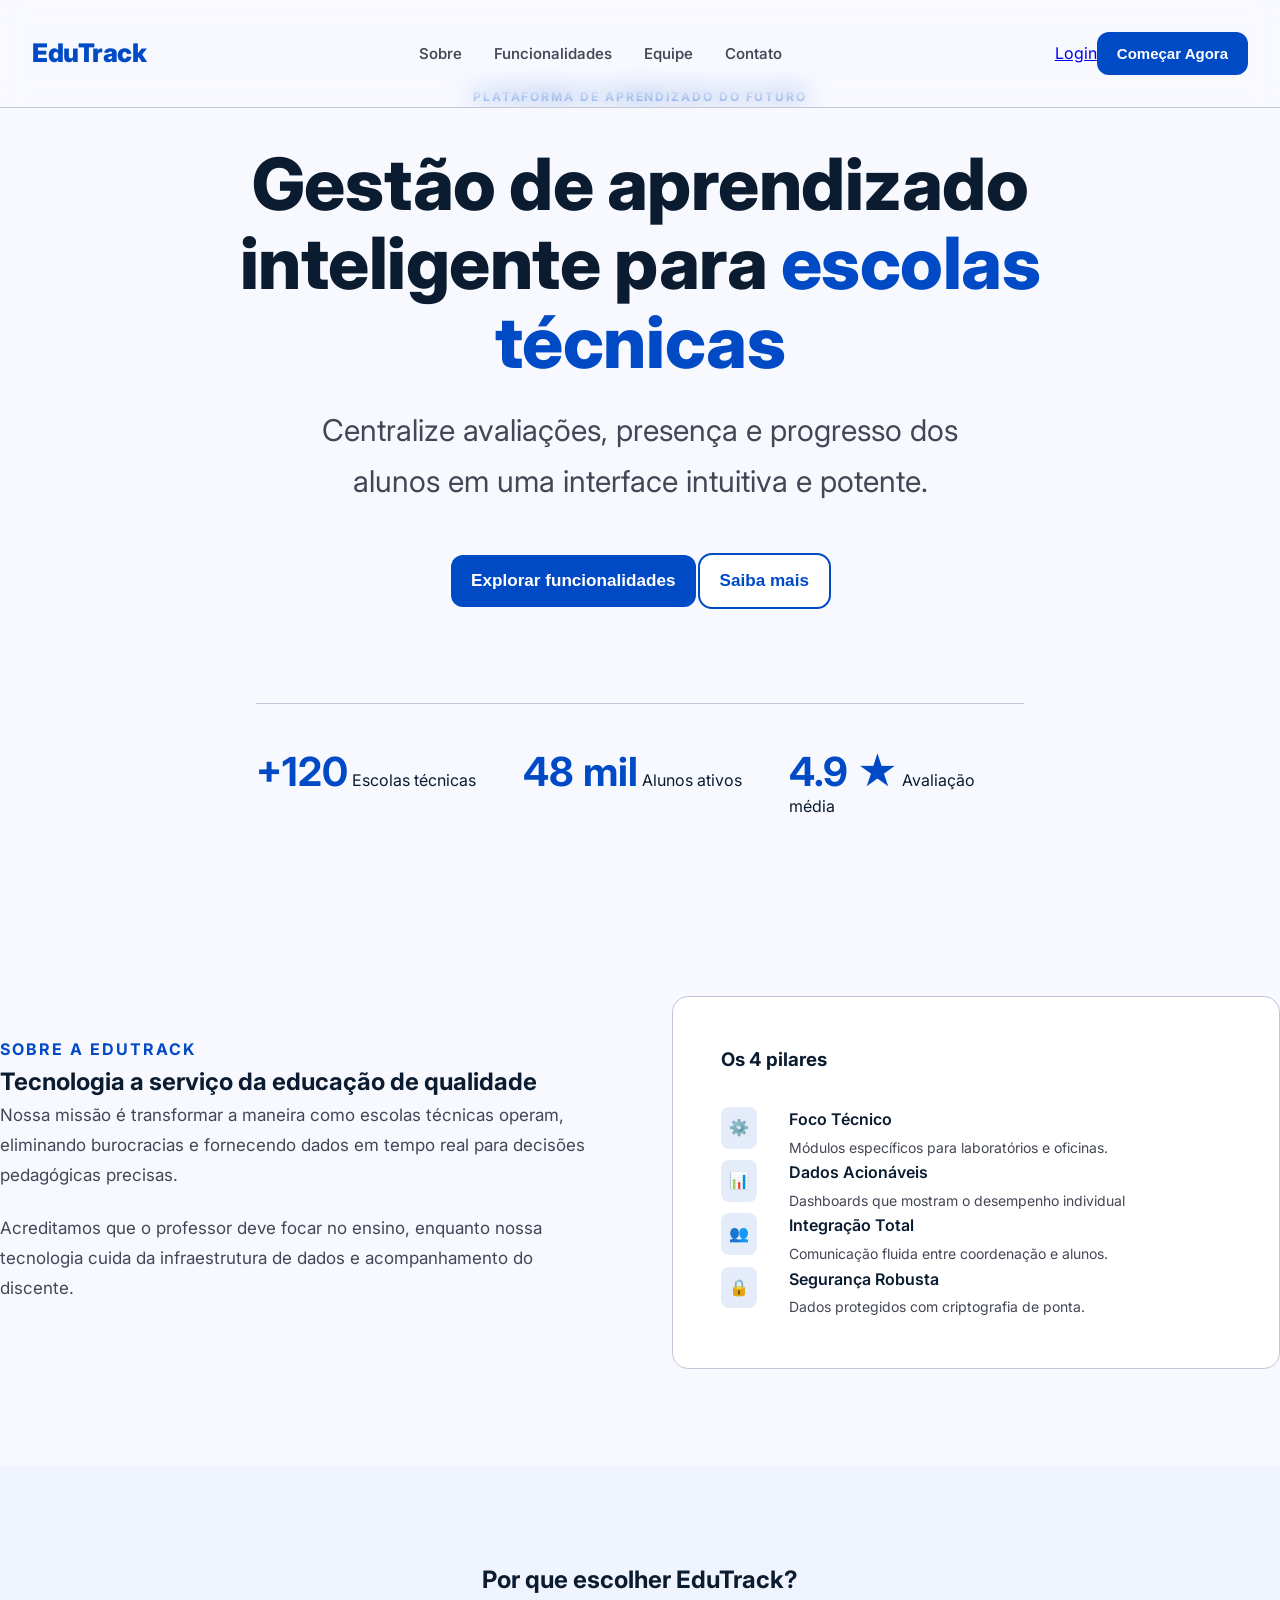
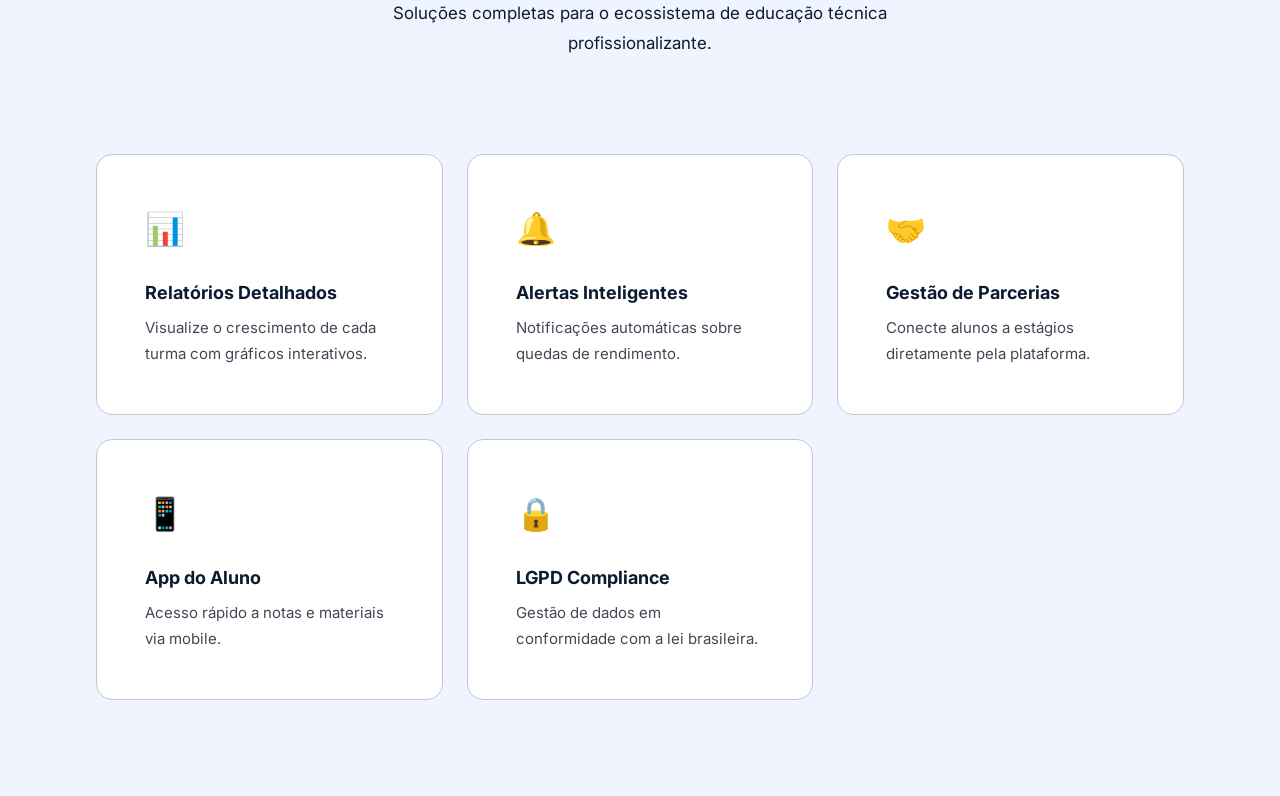
<file: Aula04/ladingPage/index.html>
<!DOCTYPE html>
<html lang="pt-br">
<head>
    <meta charset="UTF-8">
    <meta name="viewport" content="width=device-width, initial-scale=1.0">
    

    <link rel="preconnect" href="https://fonts.googleapis.com">
<link rel="preconnect" href="https://fonts.gstatic.com" crossorigin>
<link href="https://fonts.googleapis.com/css2?family=Inter:ital,opsz,wght@0,14..32,100..900;1,14..32,100..900&display=swap" rel="stylesheet">

<link rel="stylesheet" href="style.css">

    <title>LadingPage EduTrack</title>
</head>


<body>


<header class="navbar">
    <nav class="navbar-inner">

        <a href="a" class="navbar-logo">EduTrack</a>

        <ul class="navbar-links">
            <li><a href="#sobre">Sobre</a></li>
            <li><a href="#funcionalidades">Funcionalidades</a></li>
            <li><a href="#equipe"> Equipe</a></li>
            <li><a href="#contato"> Contato</a></li>

        </ul>

            <div class="navbar-botoes">

             <a href="#login" class="navbar-login-links">Login</a>
             <button class="navbar-button">Começar Agora</button>

        </div>

      
    </nav>


</header>



    
<main>

     <section class="hero">
            <span class="hero-label">Plataforma de aprendizado do futuro
            </span>
            <h1 class="hero-titulo">
                Gestão de aprendizado inteligente para <span>escolas técnicas</span>
            </h1>
            <p class="hero-subtitulo">Centralize avaliações, presença e progresso dos alunos em uma interface intuitiva
                e potente.</p>
 
            <div class="hero-botoes">
                <button class="btn-funcionalidades">Explorar funcionalidades</button>
                <button class="btn-saiba-mais">Saiba mais</button>
            </div>
 
            <div class="hero-estatisticas">
                <!-- Primeiro item -->
                <div class="hero-estatisticas-item">
                    <span class="dados-numeros">+120</span>
                    <span class="dados-descricao">Escolas técnicas</span>
                </div>
                <!-- Segundo item -->
                <div class="hero-estatisticas-item">
                    <span class="dados-numeros">48 mil</span>
                    <span class="dados-descricao">Alunos ativos</span>
                </div>
                <!-- Terceiro item -->
                <div class="hero-estatisticas-item">
                    <span class="dados-numeros">4.9 ★</span>
                    <span class="dados-descricao">Avaliação média</span>
                </div>
            </div>
 
        </section>
 
        <section class="sobre">
            <div class="container">
                <div class="sobre-texto">
                    <!-- Início Primeira Coluna -->
                    <span>Sobre a EduTrack
                    </span>
                    <h2>Tecnologia a serviço da educação de qualidade</h2>
                    <p class="sobre-paragrafo">Nossa missão é transformar a maneira como escolas técnicas operam,
                        eliminando burocracias e fornecendo dados em tempo real para decisões pedagógicas precisas.</p>
                    <p class="sobre-paragrafo">Acreditamos que o professor deve focar no ensino, enquanto nossa
                        tecnologia cuida da infraestrutura de dados e acompanhamento do discente.</p>
 
                </div> <!--  Final Primeira Coluna -->
                <!-- Início segunda coluna -> Coluna dos pilares -->
                <div class="sobre-pilares">
                    <h3 class="sobre-pilares-titulo">
                        Os 4 pilares
                    </h3>
                    <ul class="pilar-lista">
                        <li class="pilar">
                            <div class="pilar-icone">⚙️</div>
                            <div>
                                <strong class="pilar-titulo">Foco Técnico</strong>
                                <span class="pilar-descricao">Módulos específicos para laboratórios e oficinas.</span>
                            </div>
                        </li>
 
                        <li class="pilar">
                            <div class="pilar-icone">📊</div>
                            <div>
                                <strong class="pilar-titulo">Dados Acionáveis</strong>
                                <span class="pilar-descricao">Dashboards que mostram o desempenho individual</span>
                            </div>
                        </li>
 
                        <li class="pilar">
                            <div class="pilar-icone">👥</div>
                            <div>
                                <strong class="pilar-titulo">
                                    Integração Total</strong>
                                <span class="pilar-descricao">Comunicação fluida entre coordenação e alunos.</span>
                            </div>
                        </li>
 
                        <li class="pilar">
                            <div class="pilar-icone">🔒</div>
                            <div>
                                <strong class="pilar-titulo">Segurança Robusta</strong>
                                <span class="pilar-descricao">Dados protegidos com criptografia de ponta.</span>

                                
                            </div>
                        </li>
                    </ul>
                </div>
            </div>
        </section>

<section class="solucoes">


<div class="container">

    <header class="solucoes-header">
       <h2> Por que escolher EduTrack? </h2>
       <p class="solucoes-descricao">Soluções completas para o ecossistema de educação técnica profissionalizante.</p>
   </header>
       <div class="cards-grid">

        <div class="card">

            <div class="card-icone">📊</div>
            <div class="card-titulo">Relatórios Detalhados</div>
            <div class="card-descricao">Visualize o crescimento de cada turma com gráficos interativos.</div>
         </div>
            
    <div class="card">

            <div class="card-icone">🔔</div>
            <div class="card-titulo">Alertas Inteligentes</div>
            <div class="card-descricao">Notificações automáticas sobre quedas de rendimento.</div>
    </div>
            

       <div class="card">

            <div class="card-icone">🤝</div>
            <div class="card-titulo">Gestão de Parcerias</div>
            <div class="card-descricao">Conecte alunos a estágios diretamente pela plataforma.</div>
</div>
            <div class="card">

            <div class="card-icone">📱</div>
            <div class="card-titulo">App do Aluno</div>
            <div class="card-descricao">Acesso rápido a notas e materiais via mobile.</div>
            </div>
       <div class="card">
             

            <div class="card-icone">🔒</div>
            <div class="card-titulo">LGPD Compliance</div>
            <div class="card-descricao">Gestão de dados em conformidade com a lei brasileira.</div>
           
        </div>
       </div>

 

</div>

</section>



</main>
 
</body>
 
</html>
 





 





</html>
</file>
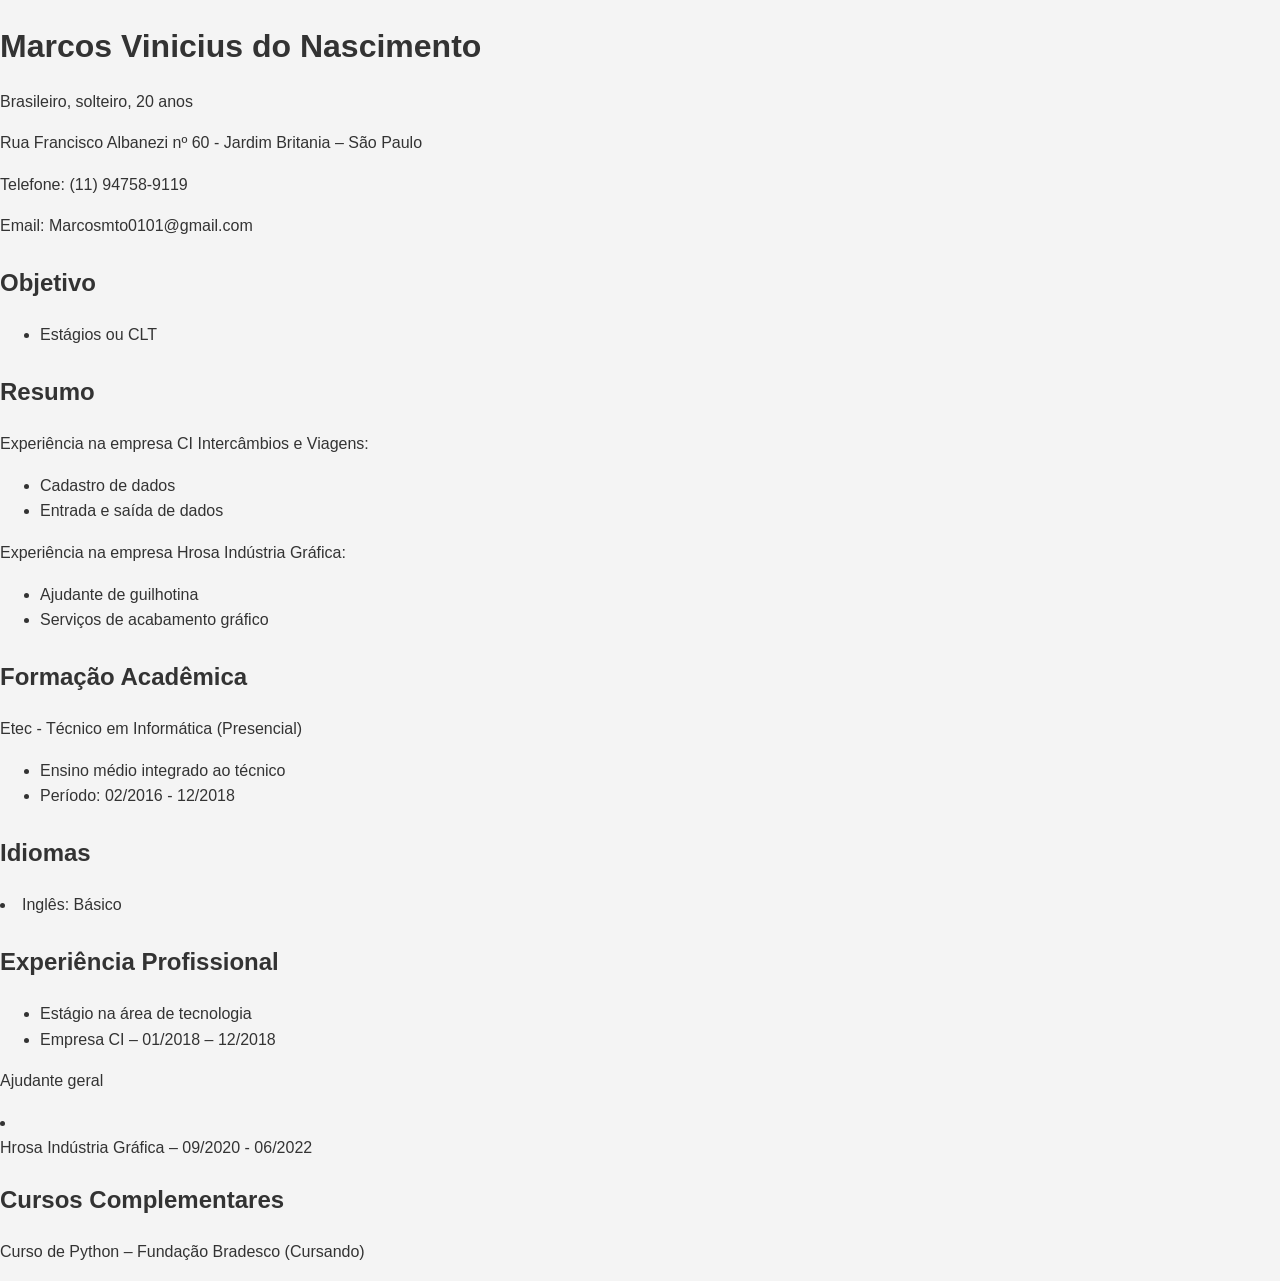
<file: curriculo.html>
<!DOCTYPE html>
<html lang="pt-BR">
<head>
<meta charset="UTF-8">
<title>Currículo - Marcos Vinicius</title>

 <style>
    body {
font-family: Arial, sans-serif;
margin: 0;
background: #f4f4f4;
color: #333;
line-height: 1.6;
}

main {
max-width: 800px;
margin: 40px auto;
background: #fff;
padding: 30px;
border-radius: 10px;
box-shadow: 0 0 10px rgba(0, 0, 0, 0.1);
}
header h1 {
margin-bottom: 5px;
}
address {
font-style: normal;
}

section {
margin-top: 25px;
}


 </style>

</head>

<body>






<header>

<h1>Marcos Vinicius do Nascimento</h1>
<p>Brasileiro, solteiro, 20 anos</p>

<p>Rua Francisco Albanezi nº 60 - Jardim Britania – São Paulo</p>
<p>Telefone: (11) 94758-9119</p>
<p>Email: Marcosmto0101@gmail.com</p>
</header>



<section>
<h2 >Objetivo</h2>
<ul>
<li>Estágios ou CLT</li>
</ul>
</section>

<section>
<h2>Resumo</h2>
<p>Experiência na empresa CI Intercâmbios e Viagens:</p>
<ul>
<li>Cadastro de dados</li>
<li>Entrada e saída de dados</li>
</ul>


<p>Experiência na empresa Hrosa Indústria Gráfica:</p>
<ul>
<li>Ajudante de guilhotina</li>
<li>Serviços de acabamento gráfico</li>
</ul>
</section>

<section>
<h2>Formação Acadêmica</h2>
<p>Etec - Técnico em Informática (Presencial)</p>
<ul>
<li>Ensino médio integrado ao técnico</li>
<li>Período: 02/2016 - 12/2018</li>
</ul>
</section>

<section>
<h2>Idiomas</h2>
<li>Inglês: Básico</li>
</section>

<section>
<h2>Experiência Profissional</h2>
<ul>
<li>Estágio na área de tecnologia</li>
<li>Empresa CI – 01/2018 – 12/2018</li>
</ul>


<p>Ajudante geral</p>
<li></li>Hrosa Indústria Gráfica – 09/2020 - 06/2022</p>
</section>


<h2>Cursos Complementares</h2>
<p>Curso de Python – Fundação Bradesco (Cursando)</p>




</body>
</html>
</file>
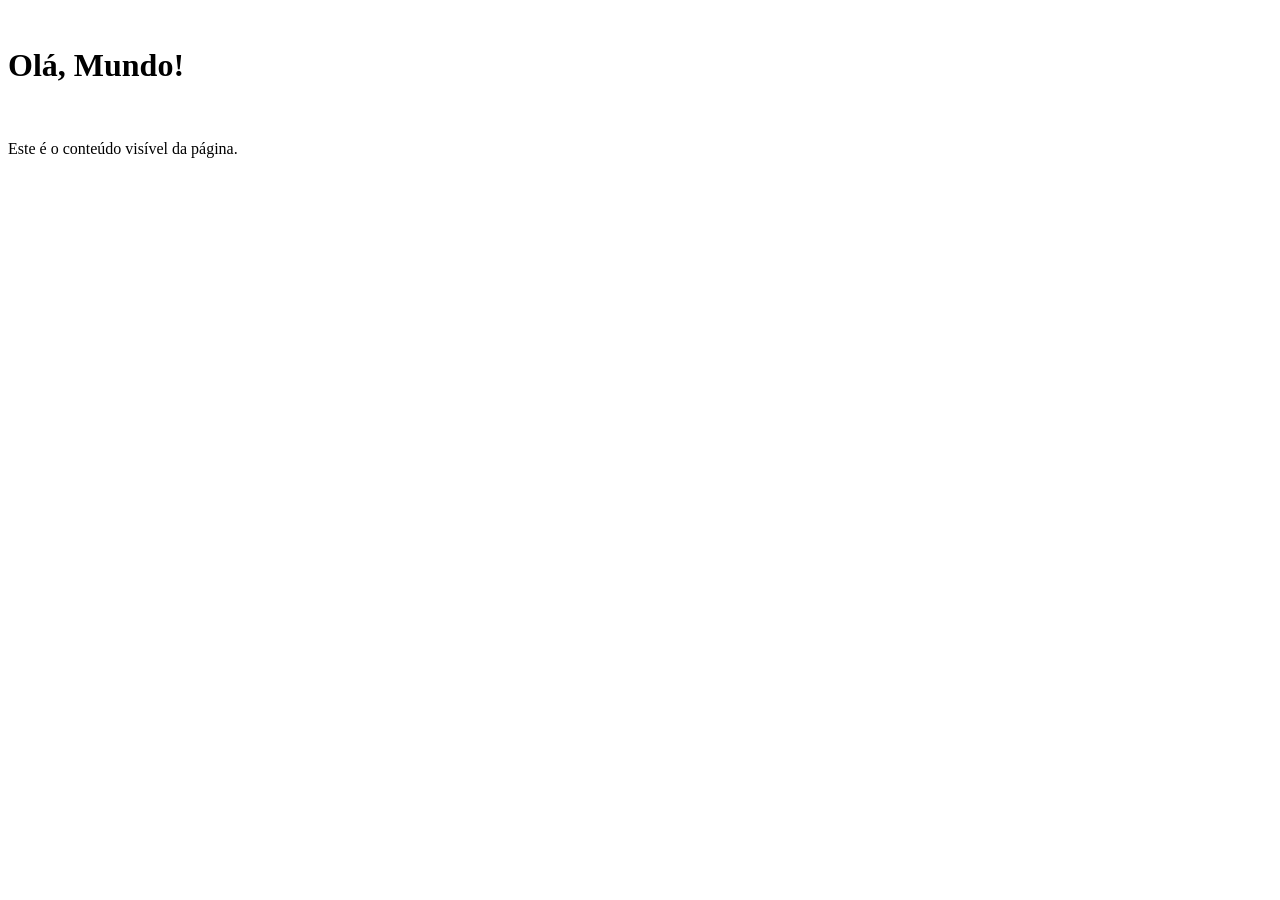
<file: htpp.html>
<!DOCTYPE html>
<html lang="pt-BR">
<head>
    <meta charset="UTF-8">
    <meta name="viewport" content="width=device-width, initial-scale=1.0">
    <title>Título da Página</title>
</head>
<body>
    <h1>Olá, Mundo!</h1>
    <p>Este é o conteúdo visível da página.</p>
</body>
</html>
</file>
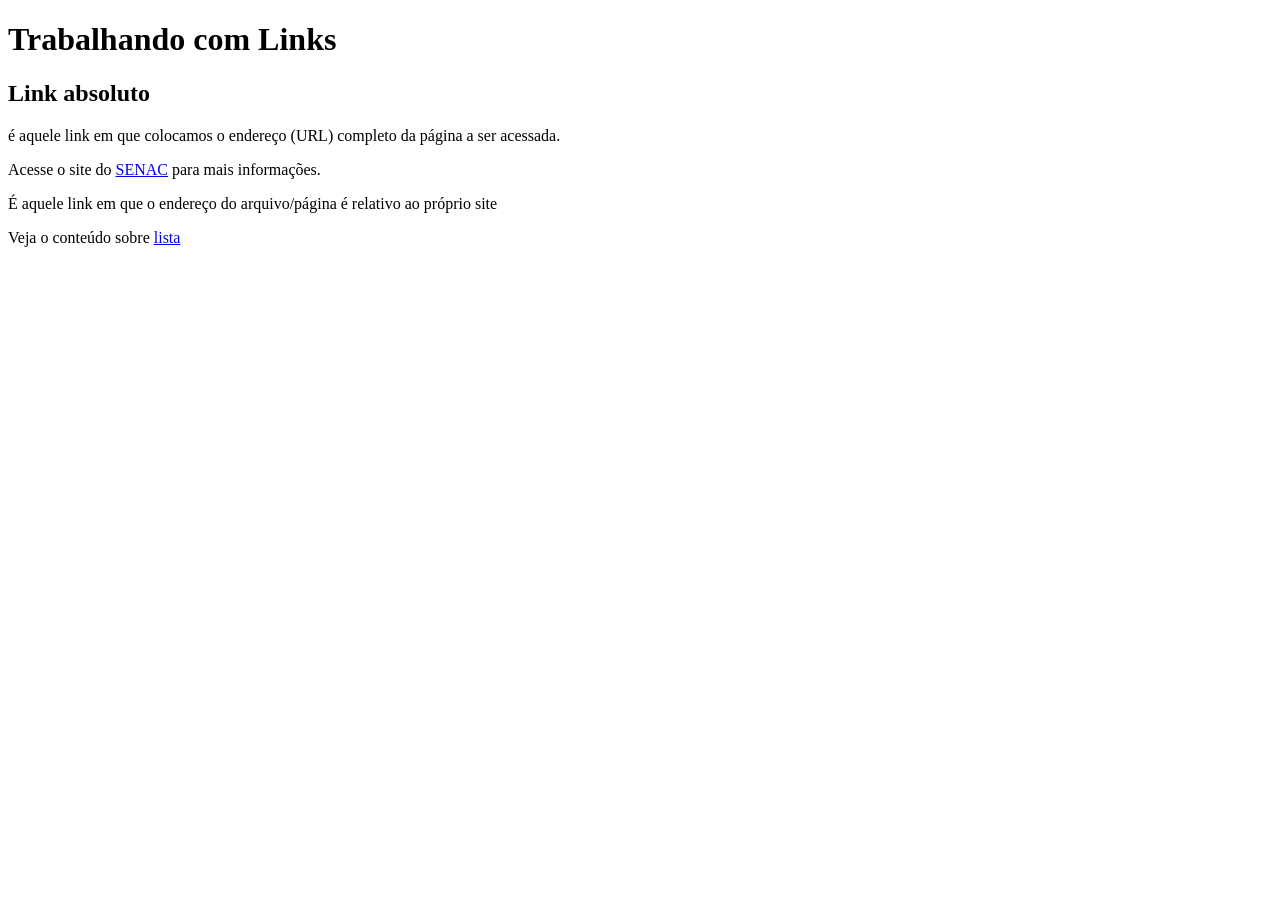
<file: links.html>
<!DOCTYPE html>
<html lang="en">
<head>
    <meta charset="UTF-8">
    
    <title>Links</title>
</head>
<body>
    <h1>Trabalhando com Links</h1>
    <h2>Link absoluto</h2>
    <p>é aquele link em que colocamos o endereço (URL) completo da página a ser acessada.</p>
    <p>Acesse o site do <a href="https://www.sp.senac.br/" target="_blank">SENAC</a> para mais informações.</p>
    <p>É aquele link em que o endereço do arquivo/página é relativo ao próprio site
    </p>
    <p>Veja o conteúdo sobre <a href="lista.html">lista</a> </p>


</body>
</html>
</file>
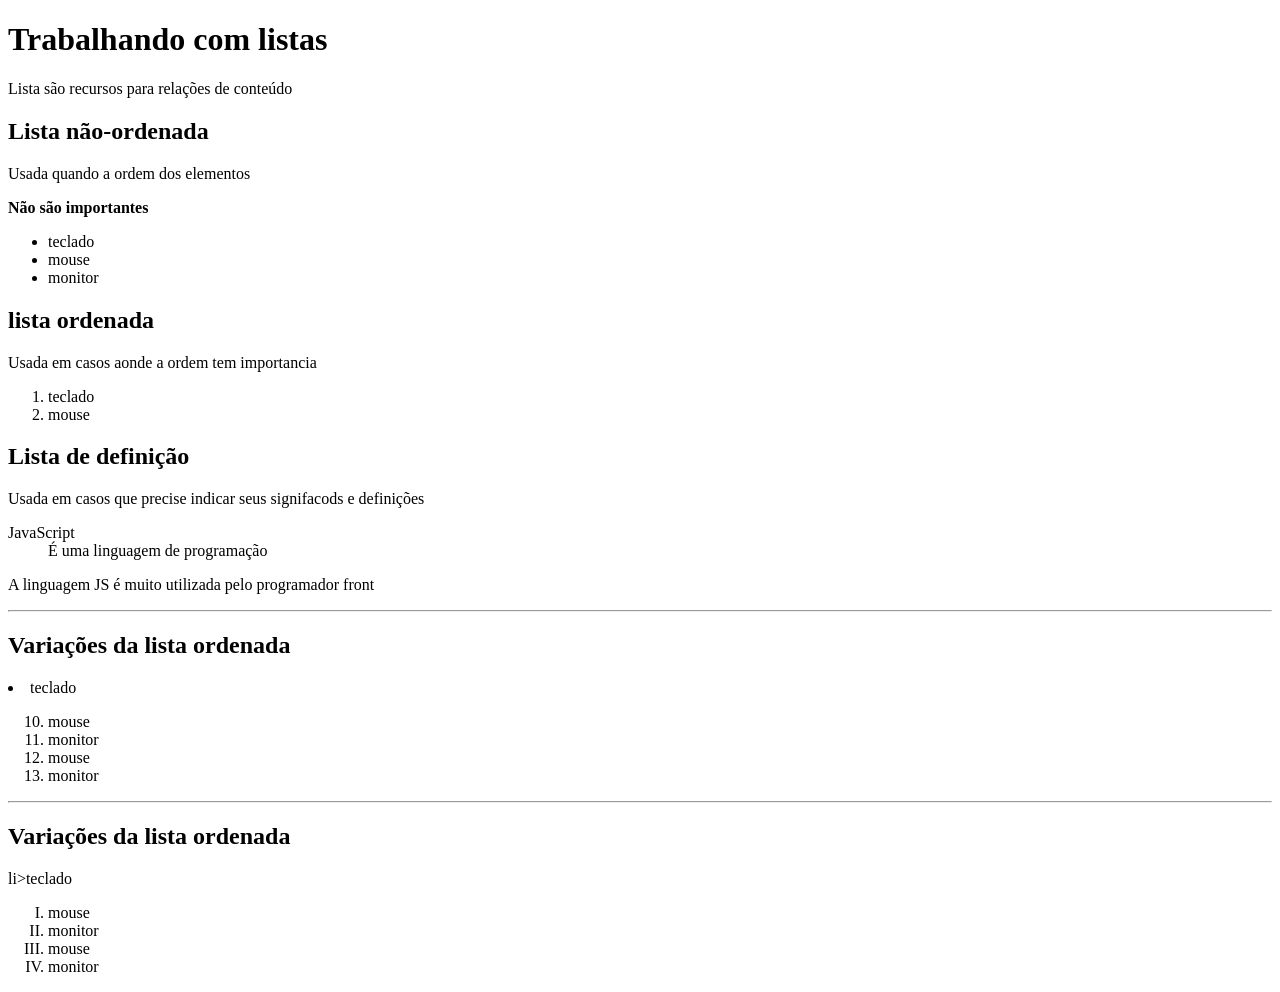
<file: lista.html>
<!DOCTYPE html>
<html lang="pt-br">
<head>
<meta charset="UTF-8">
<title>Listas</title>
<link rel="icon" href="img/listaimg.png">
</head>
<body>
<h1>Trabalhando com listas</h1>
<p>Lista são recursos para relações de conteúdo</p>
<h2>Lista não-ordenada</h2>
<p>Usada quando a ordem dos elementos</p>
<strong>Não são importantes</strong>
<ul>
<li>teclado</li>
<li>mouse</li>
<li>monitor</li>
</ul>
<h2>lista ordenada</h2>
<p>Usada em casos aonde a ordem tem importancia</p>
<ol>
<li>teclado</li>
<li>mouse</li>
</ol>
<h2>Lista de definição</h2>
<p>Usada em casos que precise indicar seus signifacods e definições</p>
<dl>
<dt>JavaScript</dt>
<dd>É uma linguagem de programação</dd>
</dl>
<p> A linguagem  <abbr tittle="JavaScript"> JS </abbr> é muito utilizada pelo programador front</p>
<hr>
<h2> Variações da lista ordenada</h2>
<li>teclado</li>
<ol start="10">
<li>mouse</li>
<li>monitor</li>
<li>mouse</li>
<li>monitor</li>

</ol>
<hr>
<h2> Variações da lista ordenada</h2>
li>teclado</li>
<ol type="I">
<li>mouse</li>
<li>monitor</li>
<li>mouse</li>
<li>monitor</li>


</ol>
</body>
</html>
</file>
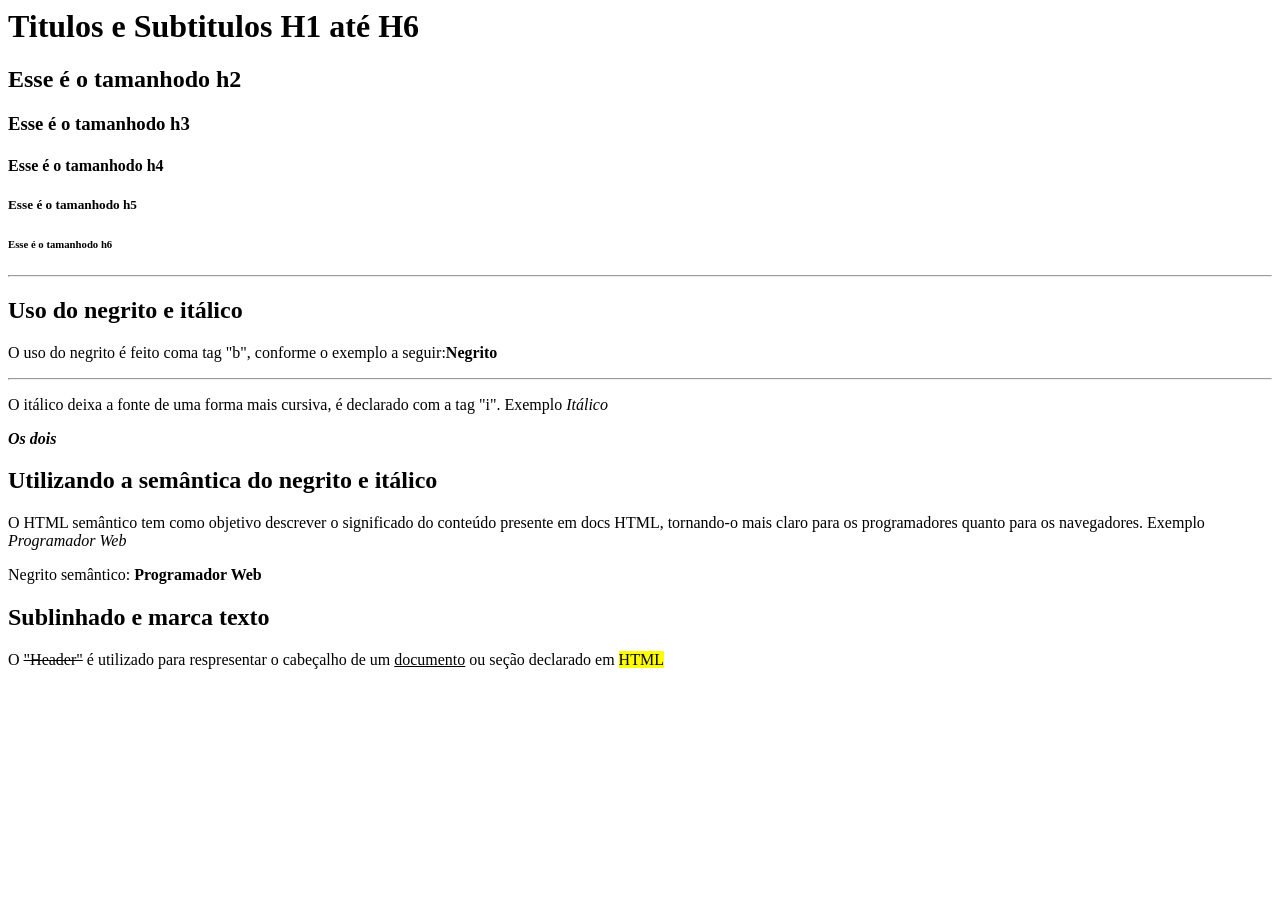
<file: Tags,.html>
<DOCTYPE html>

    <html lang="pt-br">
        <head>
            <meta charset="UTF-8">
            <title>Tags Textuais</title>
        </head>


        <body>
            <h1>Titulos e Subtitulos H1 até H6 </h1>
            <h2>Esse é o tamanhodo h2</h2>
            <h3>Esse é o tamanhodo h3</h3>
            <h4>Esse é o tamanhodo h4</h4>
            <h5>Esse é o tamanhodo h5</h5>
             <h6>Esse é o tamanhodo h6</h6>
             <hr>
             <h2>Uso do negrito e itálico</h2>
             <p>O uso do negrito é feito coma tag "b", conforme o exemplo a seguir:<b>Negrito</b></p>
            <hr>
            <p>O itálico deixa a fonte de uma forma mais cursiva, é declarado com a tag "i".  Exemplo <i>Itálico</i>
            </p>
            <p><b><i>Os dois</i></b></p>
            <h2>Utilizando a semântica do negrito e itálico</h2>
            <p>O HTML semântico tem como objetivo descrever o significado do conteúdo presente em docs HTML, tornando-o mais claro para os programadores quanto para os navegadores. Exemplo <em>Programador Web</em></p>
            <p>Negrito semântico: <strong>Programador Web</strong></p>
            <!--Este é um documentário-->
            <h2>Sublinhado e marca texto</h2>
            <p> O <S>"Header"</S> é utilizado para respresentar o cabeçalho de um <U>documento</U> ou seção declarado em <mark>HTML</mark></p>



            

        </body>

    </html>
</file>
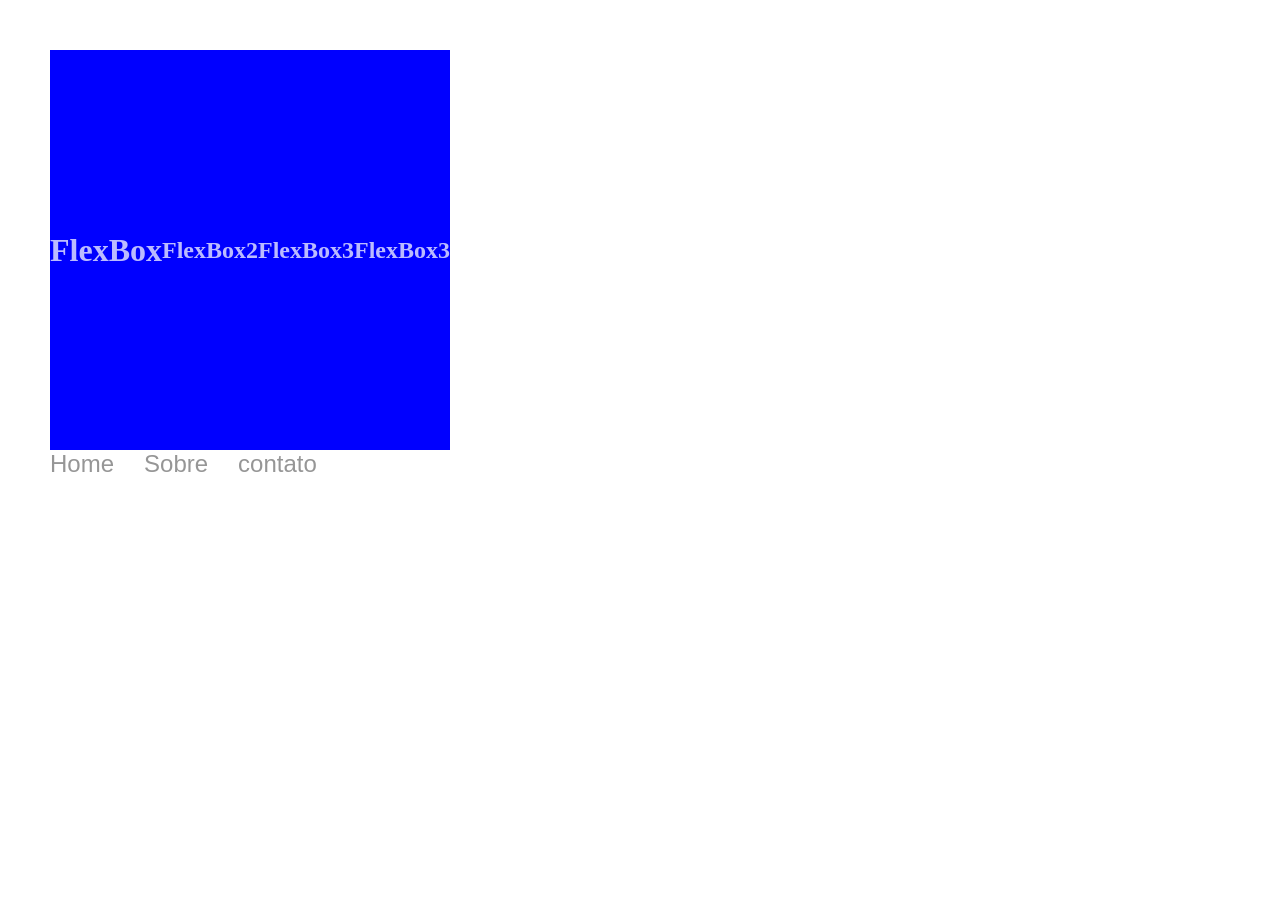
<file: Aula03/flexbox.html>
<!DOCTYPE html>
<html lang="pt-BR">
<head>
    <meta charset="UTF-8">
    <meta name="viewport" content="width=device-width, initial-scale=1.0">
    <title>Document</title>



<style>
*{
margin: 0;
padding: 0;
box-sizing: border-box;

body {
    padding: 50px 50px;
}
/*Ponto sempre vai acompanhar o nome da classe*/
.box1 {
    display: flex;
    justify-content: space-between;
    flex-direction: row;
    align-items: center;
    background-color: blue;
    width: 400px;
    height: 400px; 
    

}

#titulo-principal{
    color: #FFFB;
}
ul{
    display: flex;
    gap: 30px;


}
ul li {
list-style: none;
font-size: 1.5rem;


}
a {
    color: #969696;
    font-family: 'segoe', 'Segoe UI', Tahoma, Geneva, Verdana, sans-serif;
    text-decoration: none;

}
/* :hover seletor para deslizar o mouse em cima*/
a:hover{
    color: red;
    text-decoration: underline;
    font-weight: 700;

}

}
</style>

</head>

<body>
    <div class="box1">

<h1 id="titulo-principal">FlexBox</h1>
<h2 id="titulo-principal">FlexBox2</h2>
<h2 id="titulo-principal">FlexBox3</h2>
<h2 id="titulo-principal">FlexBox3</h2>


    </div>
    
    <nav>
        <ul>
            <li><a href="#">Home</a></li>
            <li><a href="#">Sobre</a></li>
            <li><a href="#">contato</a></li>
        </ul>


    </nav>

</body>
</html>
</file>
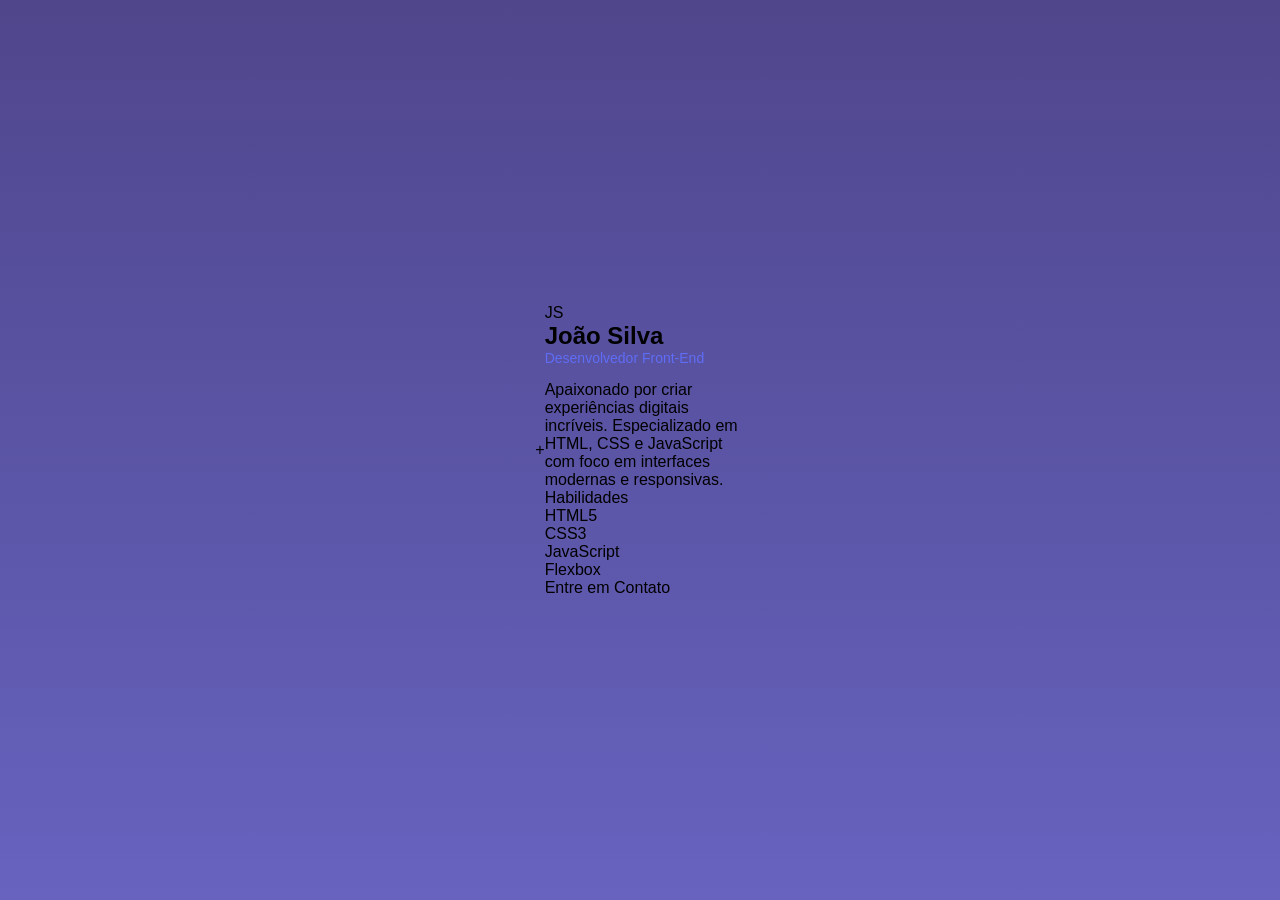
<file: Aula03/teste.html>
+<!DOCTYPE html>
<html lang="en">
<head>
    <meta charset="UTF-8">
    <meta name="viewport" content="width=device-width, initial-scale=1.0">
    <title>Document</title>
<style>
*{

margin: 0;
      padding: 0;
      box-sizing: border-box;
      font-family: Arial, sans-serif;
     }
body {
      height: 100vh;
      display: flex;
      justify-content: center;
      align-items: center;
      background: linear-gradient( #4F468C, #6763BF);
}
.card {

width: 200px;
border-radius: 10px;
box-shadow: #ffffff; 
overflow: hidden; 
  font-family: sans-serif;

}

.h2{
margin-bottom: 30px;
color: #FFFFFF;
}
.sub{
    color: #5f6df5;
      font-size: 14px;
      margin-bottom: 15px;
}



</style>


</head>
<body>
        <div class="card">

    <div>JS</div>

    <h2>João Silva</h2>
    <div class="sub">Desenvolvedor Front-End</div>

    <div>
      Apaixonado por criar experiências digitais incríveis.
      Especializado em HTML, CSS e JavaScript com foco em interfaces modernas e responsivas.
    </div>

    <div>Habilidades</div>

    <div>
      <div >HTML5</div>
      <div >CSS3</div>
      <div >JavaScript</div>
      <div >Flexbox</div>
    </div>

    <a>Entre em Contato</a>

  </div>


    
</body>
</html>
</file>
<file: Aula04/ladingPage/style.css>
/*CSS Reset*/

*{

margin: 0;
padding: 0;
box-sizing:  border-box;

}

/* Declarações das variáveis CSS (Custom Propeties)*/

:root {
    /*Cores de Landing Page*/

    --cor-primaria:#004AC6;
    --cor-primaria-hover: #003EA8;
    --cor-fundo: #F8F9FF;
    --cor-branca: #ffffff;
    --cor-fundo-secundario: #EFF4FF;
    --cor-texto: #0B1C30;
    --cor-texto-suave: #434655;
    --cor-borda: #c3c6d7;

    /*Tipografia*/
    --fonte-principal: 'inter';

    /*Espaçamentos - Medidas em rem*/

    --espaco-xs: 0.5rem; /*8px*/
    --espaco-sm: 2rem; /*16px*/
    --espaco-md: 1.5rem; /*24px*/
    --espaco-lg: 2rem; /*32px*/
    --espaco-xl: 3rem; /*48px*/
    --espaco-xxl: 6rem; /*96px*/

    /*Bordas arrendondas*/

    --raio-sm: 0.5rem;
    --raio-md: 0.75rem;
    --raio-lg: 1rem;


}

Body{
font-family: var(--fonte-principal);
background-color: var(--cor-fundo);
color: var(--cor-texto);
line-height: 1.6;

}

.navbar {
/*Fixa o elemento na tela*/
position: fixed;
top: 0;
left: 0;
width: 100%;
z-index: 99999;/*Posicionamento dos itens em camada - FRENTE - SOBREPOSTO*/
/*background-color: var(--cor-fundo);*/
/*opacity: 0.85;*/
backdrop-filter: blur(12px); /*Ultilizar medida em px, Efeito de vidro OPACO*/
border-bottom: 1px solid var(--cor-borda);

}

.navbar-inner{

    display: flex;
    justify-content: space-between;
    align-items: center;
    max-width: 1280px;
    margin: 0 auto; /*Centraliza o elemento horizoltalmente*/
    padding: var(--espaco-sm) var(--espaco-lg);
}

.navbar-logo {
    font-size: 1.6rem;
    font-weight: 850;
    color: var(--cor-primaria);
    text-decoration: none;
    letter-spacing: -0.03rem;
}

.navbar-links {

    display: flex;
    list-style: none;
    gap: var(--espaco-lg);

}

.navbar-links a {

text-decoration: none;
color: var(--cor-texto-suave);
font-size: 0.9375rem;
font-weight: 550;


}

/*Comportamento quando o mouse passa por cima*/
.navbar-links a:hover {

color: var(--cor-texto-suave);

}

.navbar-botoes {

display: flex;
align-items: center;
gap: var(var--espaco-sm);

}

.navbar-button {

    background-color: var(--cor-primaria);
    border: none;
    color: var(--cor-branca);
    font-size: 0.9375rem;
    font-weight: 700;
    padding: 0.8rem 1.25rem;
    border-radius: var(--raio-md);
    cursor: pointer; /*Mãozinha aparecendo no botão*/
    transition: all 0.15s ease;

}

/*Dentro do Hover só adicionamos o que será alterado*/

.navbar-button:hover {

    background-color: var(--cor-primaria-hover);
    transform: scale(1.01);
    

}

.navbar-login-link {


    text-decoration: none;
    color: var(--cor-texto-suave);
    font-weight: 550;
    font-size: 0.9375rem;



}

.navbar-login-link:hover {

color: var(--cor-primaria-hover);

}


.hero {


/*vh viewport height. 100vh = altura total da janela*/
min-height: 100vh;
display: flex;
flex-direction: column;
align-items: center;
justify-content: center;
padding: var(--espaco-lg) var(--espaco-xxl);

}


.hero-label {

    display: inline-block;
    /*background-color:#0049c665;*/
    background-color: color-mix(in srgb, var(--cor-primaria) 30%, trasparent);
    text-transform: uppercase;
    color: var(--cor-primaria);
    font-size: 0.75rem;
    font-weight: 700;
    letter-spacing: 0.12rem;
    padding: 0.375rem;
    border-radius: var(--raio-lg);
    margin-bottom: var(--espaco-lg);

}

.hero-titulo {

    /*clamp(minimo, ideal, máximo) significa:width:
    Nunca menor que o "minimo" em telas pequenas 
    Tamanho ideal
    Nunca maior que "máximo" em telas grandes*/

    font-size: clamp(2.5rem, 5.7rem, 4.5rem);
    font-weight: 800;
    line-height: 1.1;
    letter-spacing: -0.03rem;
    color: var(--cor-texto);
    max-width: 56rem;
    text-align: center;
    margin-bottom: var(--espaco-md);


}

.hero-titulo span {

color: var(--cor-primaria);

}

.hero-subtitulo {

    font-size: clamp(1rem, 1.875rem, 4.5rem);
    color: var(--cor-texto-suave);
    max-width: 42rem;
    line-height: 1.7;
    margin-bottom: var(--espaco-xl);
    text-align: center;
}

.hero-botoes {
display: center;
gap: var(--espaco-sm);
margin-bottom: var(--espaco-xxl);

}

.btn-funcionalidades {

    background-color: var(--cor-primaria);
    border: none;
    color: var(--cor-branca);
    font-size: 1.07rem;
    font-weight: 700;
    padding: 1rem 1.25rem;
    border-radius: var(--raio-md);
    cursor: pointer; /*Mãozinha aparecendo no botão*/
    transition: all 0.15s ease;

}

.btn-funcionalidades:hover {

    background-color: var(--cor-primaria-hover);
    transform: scale(1.05);
}

.btn-saiba-mais {

    background-color: var(--cor-branca);
    border: none;
    outline: 2px solid var(--cor-primaria);
    color: var(--cor-primaria);
    font-size: 1.07rem;
    font-weight: 700;
    padding: 1rem 1.25rem;
    border-radius: var(--raio-md);
    cursor: pointer; /*Mãozinha aparecendo no botão*/
    transition: all 0.15s ease;

}


.btn-saiba-mais:hover {

 
    transform: scale(1.05);
}

/*Alinha os elemntos*/
.hero-estatisticas {

display: grid;
grid-template-columns: repeat(3, 1fr);
gap: var(--espaco-lg);
width: 100%;
max-width: 48rem;
padding-top: var(--espaco-xl);
border-top: 1px solid var(--cor-borda);


}


.hero-estatistica-item {

    display: flex;
    flex-direction: column;
    align-items: center;
    gap: var(--espaco-xs);

}

.dados-numeros {

    font-size: 2.5rem;
    color: var(--cor-primaria);
    font-weight: 700;
    line-height: 1;

}

.dados-descrcao {
    font-size: 0.9375rem;
    color: var(--cor-texto-suave);
    font-weight: 500;

}


.sobre {

    padding: var(--espaco-xxl) 0;
}

.sobre .container {

    display: grid;
    grid-template-columns: 1fr 1fr;
    gap: 4rem;
    align-items: center;
    max-width: 1280px;
    margin: 0 auto;
}

.sobre-texto span {
text-transform: uppercase;
color: var(--cor-primaria);
font-weight: 700;
letter-spacing: 2px;
margin-bottom: var(--espaco-sm);

}


.h2 {

    font-size: clamp(1.75rem, 3rem, 3rem);
    font-weight: 700;
    line-height: 1.2;
    color: var(--cor-texto);
    margin-bottom: var(--espaco-lg);

}

.sobre-paragrafo {
    font-size: 1.0625rem;
    color: var(--cor-texto-suave);
    line-height: 1.75;
    margin-bottom: var(--espaco-md);
    max-width: 1280px;
}


.sobre-pilares {

    background-color: var(--cor-branca);
    border: 1px solid var(--cor-borda);
    border-radius: var(--raio-lg);
    padding: var(--espaco-xl);

}


.sobre-pilares-titulo {

    font-size: 1.+375rem;
    font-weight: 700;
    color: var(--cor-texto);
    margin-bottom: var(--espaco-lg);


}


.pilares-lista {
list-style: none;
display: flex;
flex-direction: column;
gap: var(--espaco-md);

}


.pilar {
display: flex;
align-items: start;
gap: var(--espaco-sm);

}

.pilar-icone {

    background-color: color-mix(in srgb, var(--cor-primaria) 10%, transparent);
    padding: var(--espaco-xs);
    border-radius: var(--raio-sm);
}

.pilar-titulo {
    display: block;
    font-weight: 600;
    color: var(--cor-texto);
    margin-bottom: 2px;


}

.pilar-descricao {

    font-size: 0.875rem;
    color: var(--cor-texto-suave);
    line-height: 1.5;

}

.solucoes   {

    background-color: var(--cor-fundo-secundario);
    padding: var(--espaco-xxl);

}

.solucoes .container {

    max-width: 1280px;
    margin: 0 auto;

}

.solucoes-header {

    text-align: center;
    margin-bottom: var(--espaco-xxl);
}

.solucoes-descricao {
    text-align: center;
    font-size: 1.06rem;
    color: var(--espaco-md);
    line-height: 1.75;
    margin: 0 auto;
    max-width: 38rem;
     
}

.cards-grid {
    display: grid;
    /*O grid cria quantas colunas couberem*/
    grid-template-columns: repeat(auto-fill, minmax(300px, 1fr )) ;
    gap: var(--espaco-md);
}

.card {
    display: grid;
    background-color: var(--cor-branca);
    border: 1px solid var(--cor-borda);
    border-radius: var(--raio-lg);
    padding: var(--espaco-xl);
    transition: transform 0.2s ease;
}

.card:hover {

    transform: translateY(-6px);
    box-shadow: 0 12px 40px  #00000020 ;
}

.card-icone {
    font-size: 2rem;
    font-weight: 700;
    margin-bottom: var(--espaco-md);
}

.card-titulo {
    font-size: 1.125rem;
    font-weight: 700;
    color: var(--cor-texto);
    margin-bottom: var(--espaco-xs);
}

.card-descricao {

    font-size: 0.9375rem;
    color: var(--cor-texto-suave);
    line-height: 1.7;
}
</file>
